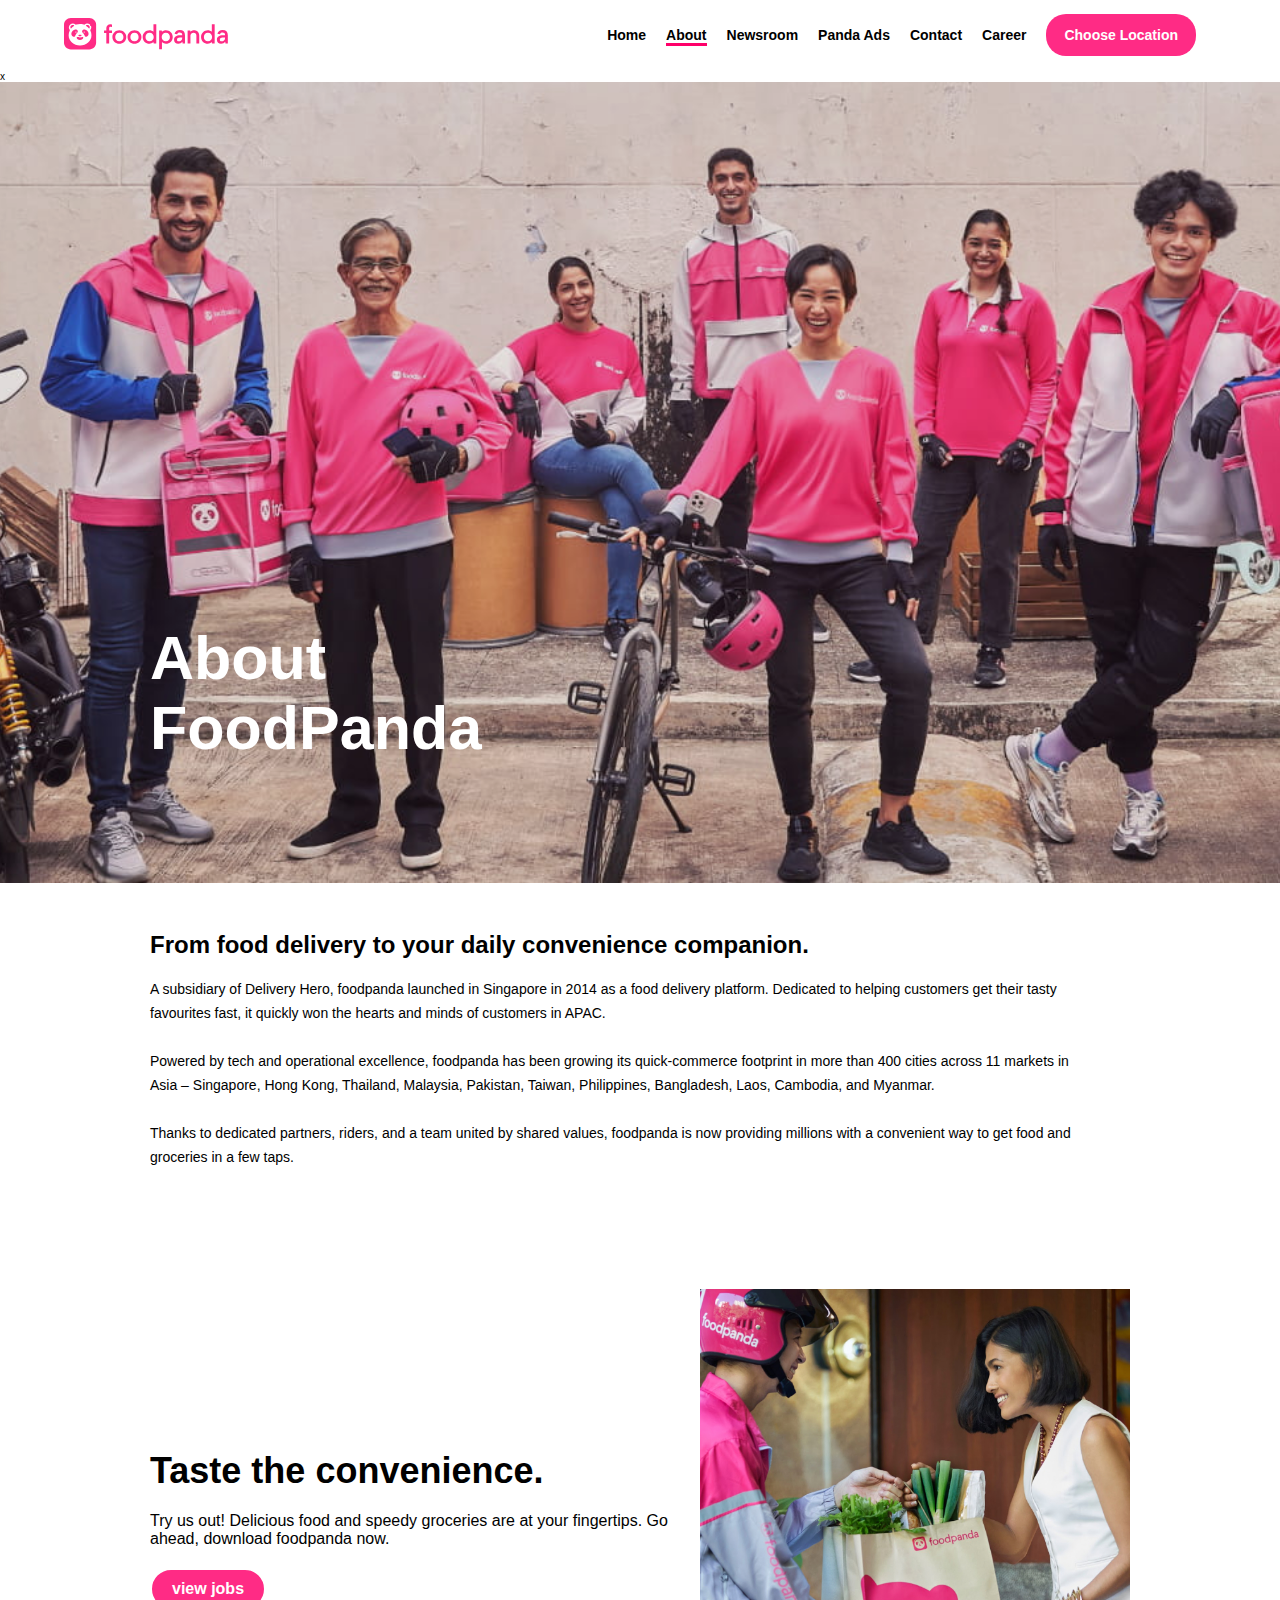
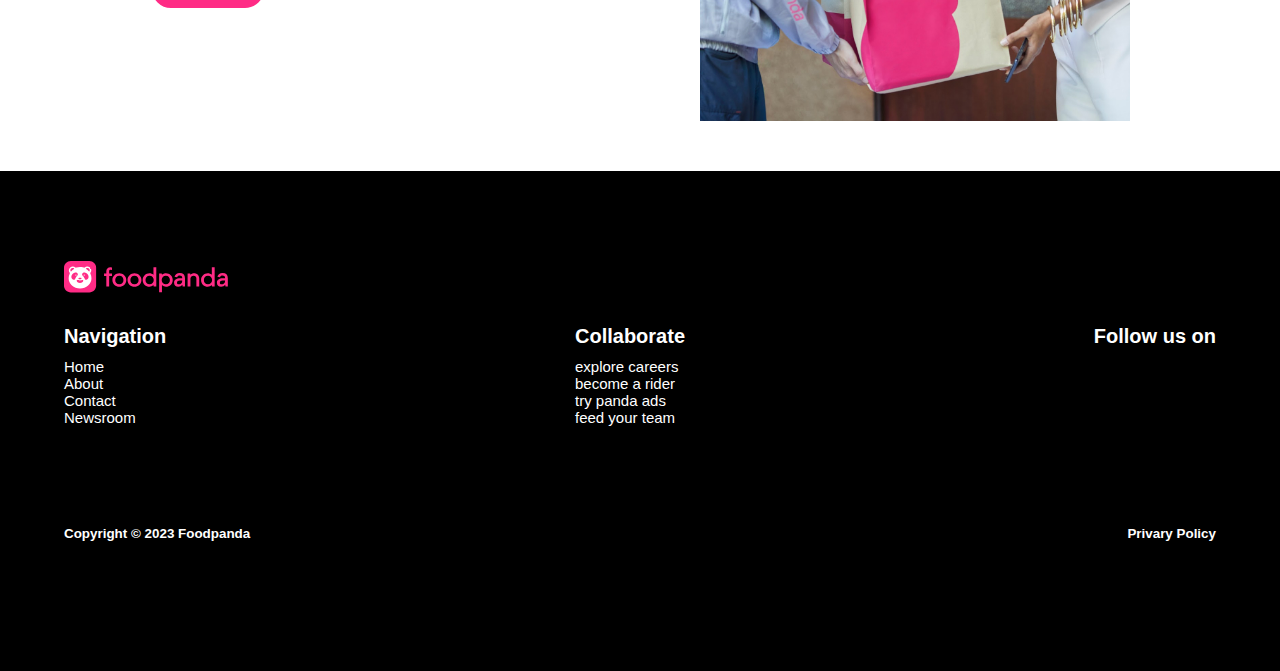
<file: about.html>
<!DOCTYPE html>
<html lang="en">

<head>
    <meta charset="UTF-8">
    <meta name="viewport" content="width=device-width, initial-scale=1.0">
    <link rel="stylesheet" href="https://cdnjs.cloudflare.com/ajax/libs/font-awesome/6.4.0/css/all.min.css"
        integrity="sha512-iecdLmaskl7CVkqkXNQ/ZH/XLlvWZOJyj7Yy7tcenmpD1ypASozpmT/E0iPtmFIB46ZmdtAc9eNBvH0H/ZpiBw=="
        crossorigin="anonymous" referrerpolicy="no-referrer" />
    <link rel="stylesheet" href="about.css">
    <title>FoodPanda</title>
</head>

<body>
    <!-- navbar start -->
    <header>
        <div class="container">
            <nav class="navbar">
                <div class="logo">
                    <img src="./assets/img/foodpanda_logo_2023.svg" alt="">
                </div>
                <ul class="ulnav">
                    <li><a href="./index.html">Home</a></li>
                    <li><a class="active" href="./about.html">About</a></li>
                    <li><a href="#">Newsroom</a></li>
                    <li><a href="#">Panda Ads</a></li>
                    <li><a href="./contactus.html">Contact</a></li>
                    <li><a href="#">Career</a></li>
                    <li><a class="btn" href="#">Choose Location</a></li>
                    <li><i class="fa-solid fa-magnifying-glass" style="color: #000000;"></i></li>
                </ul>
            </nav>
        </div>
    </header>
x    <main id="sections">

        <section id="sec-01">
            <div class="picture-container">
                <div class="bgpicture"></div>
                <div class="picture-text">
                    <h3>About<br />FoodPanda</h3>
                </div>
            </div>
        </section>
        <section id="sec-02">
            <div class="textcontainer">
                <p class="heading">From food delivery to your daily convenience companion.</p>
                <p class="paragraph">A subsidiary of Delivery Hero, foodpanda launched in Singapore in 2014 as a
                    food delivery platform. Dedicated to helping customers get their tasty favourites fast, it
                    quickly won the hearts and minds of customers in APAC.
                    <br /><br />
                    Powered by tech and operational excellence, foodpanda has been growing its quick-commerce
                    footprint in more than 400 cities across 11 markets in Asia – Singapore, Hong Kong, Thailand,
                    Malaysia, Pakistan, Taiwan, Philippines, Bangladesh, Laos, Cambodia, and Myanmar.
                    <br /> <br />
                    Thanks to dedicated partners, riders, and a team united by shared values, foodpanda is now
                    providing millions with a convenient way to get food and groceries in a few taps.
                </p>
            </div>
        </section>

        <section id="sec-03">
            <div class=picturecontent>

                <div class="content">
                    <h3>Taste the convenience.</h3>
                    <p>Try us out! Delicious food and speedy groceries are at your fingertips. Go ahead, download
                        foodpanda now.</p>
                    <div class="texticon">
                        <button class="learnmore"><a href="#">view jobs </a></button>

                    </div>
                </div>
                <div class="picture"></div>
            </div>
        </section>

    </main>
    <footer>
        <div class="footer">
            <div class="img">
                <img src="./assets/img/foodpanda_logo_2023.svg" alt="">
            </div>
            <div class="footersec">
                <div class="navigation foot1">
                    <h1>Navigation</h1>
                    <div class="foot">
                        <a href="#">Home</a>
                        <a href="#">About</a>
                        <a href="#">Contact</a>
                        <a href="#">Newsroom</a>
                    </div>
                </div>
                <div class="collaborate foot2">
                    <h1>Collaborate</h1>
                    <div class="foot">
                        <a href="#">explore careers</a>
                        <a href="#">become a rider</a>
                        <a href="#">try panda ads</a>
                        <a href="#">feed your team</a>
                    </div>
                </div>
                <div class="followuson">
                    <h1>Follow us on</h1>
                    <div class="foot3"><a href="#"><i class="fa-brands fa-linkedin-in" style="color: #ffffff;"></i></a>
                        <a href="#"><a href="#"><i class="fa-brands fa-twitter" style="color: #ffffff;"></i></a>
                            <a href="#"><a href="#"><i class="fa-brands fa-instagram" style="color: #ffffff;"></i></a>
                    </div>
                </div>
            </div>
            <div class="lastfour">
                <h6>Copyright &#169; 2023 Foodpanda</h6>
                <h6>Privary Policy</h6>
            </div>
        </div>
    </footer>
</body>

</html>
</file>
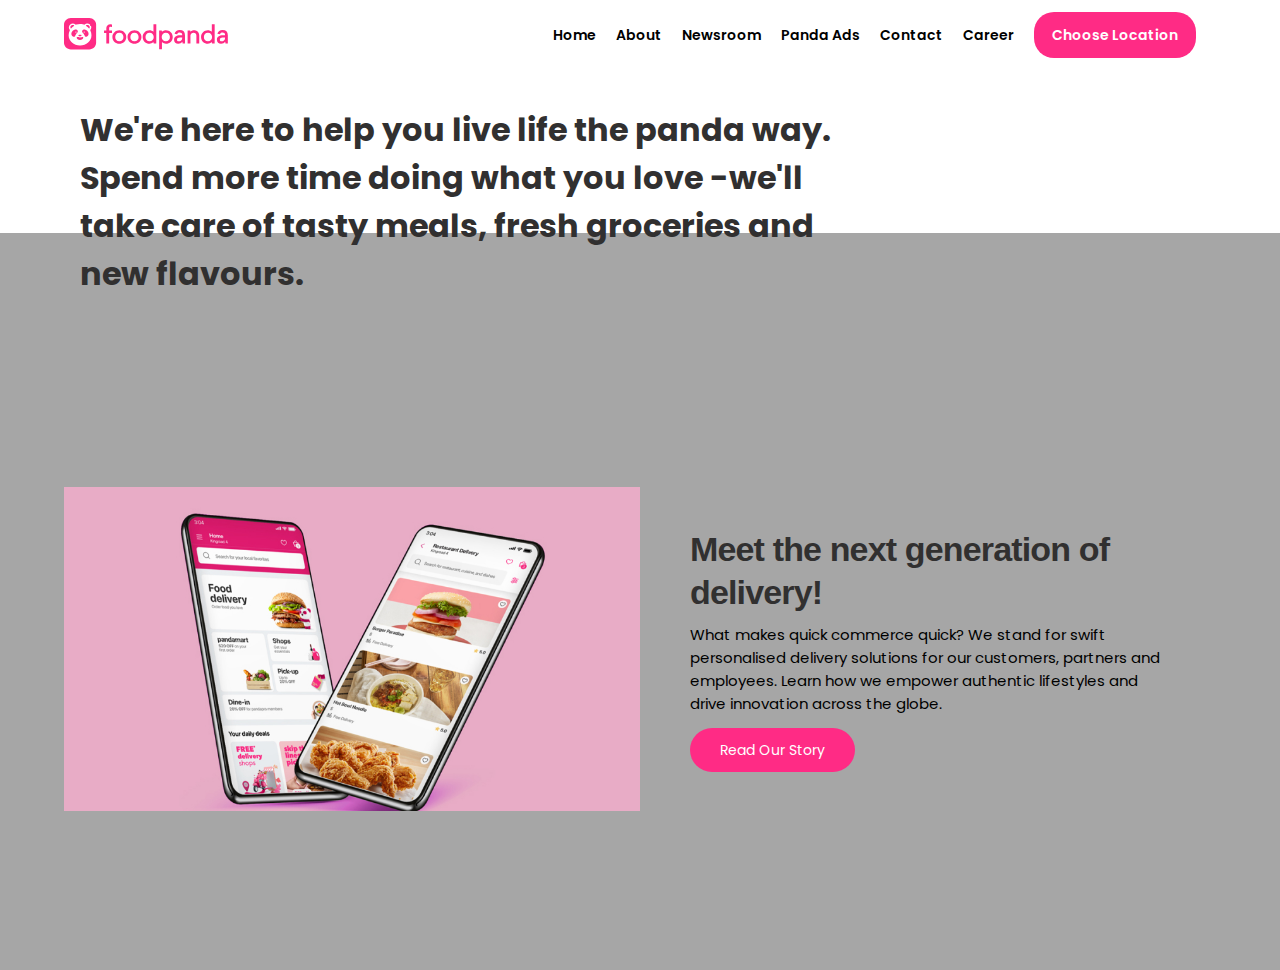
<file: contactUs.html>
<!DOCTYPE html>
<html lang="en">
<head>
    <meta charset="UTF-8">
    <meta name="viewport" content="width=device-width, initial-scale=1.0">
    <link rel="stylesheet" href="style.css">
    <title>Contact us</title>
</head>
<body>
     <!-- navbar start -->
     <header>
        <div class="container">
            <nav class="navbar">
                <div class="logo">
                    <img src="./assets/img/foodpanda_logo_2023.svg" alt="">
                </div>
                <ul class="ulnav">
                    <li><a href="#">Home</a></li>
                    <li><a href="#">About</a></li>
                    <li><a href="#">Newsroom</a></li>
                    <li><a href="#">Panda Ads</a></li>
                    <li><a href="#">Contact</a></li>
                    <li><a href="#">Career</a></li>
                    <li><a class="btn" href="#">Choose Location</a></li>
                    <li><i class="fa-solid fa-magnifying-glass" style="color: #000000;"></i></li>
                </ul>
            </nav>
        </div>
    </header>
    <!-- navbar end -->
    <!-- bg video start -->
    <div class="backgroundoverlay"></div>
    <div class="videohead">
        <!-- <div class="over"></div> -->
        <div class="video">
            <video class="headervideo" muted autoplay loop>
                <source src="./assets/img/fp-contact-1.jpeg" type="video/mp4">
            </video>
        </div>
    </div>
    <div class="videooverlay">
        <div class="overlaytext">
            <h1>food and groceries in a tap</h1>
        </div>
        <div class="white"></div>
    </div>
    <!-- bg video end -->
    <!-- main start -->
    <main>
        <div class="maintext">
            <h1>We're here to help you live life the panda way. Spend more time doing what you love -we'll take care
                of tasty meals, fresh groceries and new flavours.</h1>
        </div>
        <!-- sectionone -->
        <div class="container">
            <div class="sectionone">
                <div class="one">
                    <img src="./assets/img/fp-home.jpg" alt="">
                </div>
                <div class="one">
                    <div class="text">
                        <h1>Meet the next generation of delivery!</h1>
                        <p>What makes quick commerce quick? We stand for swift personalised delivery solutions for our
                            customers, partners and employees. Learn how we empower authentic lifestyles and drive
                            innovation
                            across the globe.</p>
                        <a class="btn" href="#">Read Our Story</a>
                    </div>
                </div>
            </div>
</body>
</html>
</file>
<file: about.css>
* {
    margin: 0;
    padding: 0;
    box-sizing: border-box;
}

html {
    font-size: 62.5%;
    /* 1rem= 10px */
}



body {
    font-family: 'Noto Sans', sans-serif;

    overflow-x: hidden;
}
header{
    background-color: white;
    width: 100vw;
    position: sticky;
    top: 0rem;
    z-index: 3;
}
.navbar {
    display: flex;
    align-items: center;
    justify-content: space-between;
    line-height: 4.8rem;
    background-color: white;
    
}

.logo {
    margin-top: 1.8rem;
}

.active{
    border-bottom: 3px solid var(--color-secondary-hover);
    transition: all 0.5s ease;
}
.active:hover{
    border-bottom: 3px solid var(--color-secondary-hover);

}
.navbar ul {
    display: flex;
}

.navbar ul li {
    justify-content: space-around;
    margin-right: 2rem;
}

.navbar ul li:last-child {
    margin-right: 0;
}

.navbar ul li a {
    font-size: 1.4rem;
    font-weight: 600;
}

.btn {
    padding: 1.3rem 1.8rem;
    background-color: var(--color-secondary);
    border-radius: 2rem;
    color: var(--color-primary);
    transition: all 0.5s ease;
}
.btn:hover{
    background-color: var(--color-secondary-hover);    
}

.navbar ul li i {
    font-size: 2rem;
    margin-right: 0;
}


:root {
    --color-primary: #ff2b85;
    --color-secondary: #ffffff;
    --color-text: #000000;
    --body-text: #343b46;
}

a {
    text-decoration: none;
    color: var(--body-text);
}



.container {
    width: 110rem;
    margin: 0 auto;
}

#navbar .items ul {
    display: flex;


    width: max-content;
}

#navbar .items ul li {
    list-style: none;
    margin: 0 1rem;
    font-weight: 700;
    font-size: 1.4rem;
    line-height: 6.4rem;
    

}


#navbar .items ul li button {
    border: none;
    background-color: var(--color-primary);
    color: var(--color-secondary);
    padding: 1.2rem 2rem;
    border-radius: 2.5rem;
    font-weight: 600;
    line-height: 1.6rem;
    font-family: inherit;


}

#navbar .items ul li i {
    font-size: 1.6rem;
    line-height: 2.4rem;
}
/* crack */
@import url('https://fonts.googleapis.com/css2?family=Poppins:ital,wght@0,100;0,200;0,300;0,400;0,500;0,600;0,700;0,800;0,900;1,100;1,200;1,300;1,400;1,500;1,600;1,700;1,800;1,900&display=swap');

* {
    margin: 0%;
    padding: 0%;
    box-sizing: border-box;
    font-family: 'Poppins', sans-serif;
}

html {
    font-size : 62.5%;
}

:root {
    --color-primary: white;
    --color-secondary: #FF2B85;
    --color-secondary-hover: #ff006a;
    --color-text: #313030;
}

li {
    list-style-type: none;
}

a {
    text-decoration: none;
    color: black;
}

.container {
    width: 90vw;
    margin: 0 auto;
}
header{
    background-color: white;
    width: 100vw;
    position: sticky;
    top: 0rem;
    z-index: 3;
}
.navbar {
    display: flex;
    align-items: center;
    justify-content: space-between;
    line-height: 4.8rem;
    background-color: white;
    
}

.logo {
    margin-top: 1.8rem;
}

.active{
    border-bottom: 3px solid var(--color-secondary-hover);
    transition: all 0.5s ease;
}
.active:hover{
    border-bottom: 3px solid var(--color-secondary-hover);

}
.navbar ul {
    display: flex;
}

.navbar ul li {
    justify-content: space-around;
    margin-right: 2rem;
}

.navbar ul li:last-child {
    margin-right: 0;
}

.navbar ul li a {
    font-size: 1.4rem;
    font-weight: 600;
}

.btn {
    padding: 1.3rem 1.8rem;
    background-color: var(--color-secondary);
    border-radius: 2rem;
    color: var(--color-primary);
    transition: all 0.5s ease;
}
.btn:hover{
    background-color: var(--color-secondary-hover);    
}

.navbar ul li i {
    font-size: 2rem;
    margin-right: 0;
}
.picture-container {
    position: relative;
    max-width: 100vw;
    height: 89vh;
}

.picture-container .bgpicture{
    background: url(./assets/img/about-foodpanda.jpeg) no-repeat center center/cover;
    width: 100vw;
    height: 89vh;
    
}


.picture-container .bgpicture::before {
    position: absolute;
    content: "";
    width: 100vw;
    height: 89vh;
    
    background: rgba(35, 31, 32, 0.1);
    z-index: 1;
    
    
}

.picture-text {
    position: absolute;
    bottom: 12rem;
    left: 15rem;
    z-index: 2;
    overflow-x: auto;
}

.picture-text h3 {
    color: #ffffff;
    font-size: 6.1rem;
    font-weight: 600;

}

#sec-02 .textcontainer {
    width: 93rem;
    margin: 5rem 15rem;

}

#sec-02 .textcontainer .heading {

    font-weight: 700;
    font-size: 2.4rem;
    line-height: 2.4rem;
}

#sec-02 .textcontainer .paragraph {


    font-weight: 400;
    font-size: 1.4rem;
    line-height: 2.4rem;
    margin-top: 2rem;
}

#sec-03 .picturecontent {
    display: flex;
    max-height: 48vh;

    align-items: center;
    justify-content: center;
    margin: 12rem 15rem 0 15rem;


}

#sec-03 .picture {
    flex: 1;
    background: url(../assets/img/foodpanda-home-2.jpg) no-repeat center center/cover;
    width: 38vw;
    height: 48vh;

}

#sec-03 .content {
    flex: 0.88;


}

#sec-03 .content h3 {
    font-size: 3.6rem;
    font-weight: 600;
    margin: 5rem 0 2rem 0;
    width: 55rem;
}

#sec-03 .content p {
    font-size: 1.6rem;
    font-weight: 400;
    margin: 2rem 0;
    width: 55rem;
}

#sec-03 .content .texticon button {

    font-size: 1.6rem;
    color: var(--color-primary);
    
    background-color: var(--color-secondary);
    font-family: inherit;
    font-weight: 600;
    border-radius: 17rem;
    padding: 1rem 2rem;
    border: 0.2rem solid var(--color-primary);
    

}
#sec-03 .content .texticon button a {

    
    color: var(--color-primary);

    
    

}

footer{
    height: 50rem;
    background-color: black;
    margin-top: 5rem;
    color: white;
    padding-top: 9rem;
}
.footer{
    width: 90%;
    margin: 0 auto;
}
.footersec{
    margin-top: 3rem;
    display: flex;
    justify-content: space-between;
}

.foot{
    margin-top: 1rem;
    
    display: flex;
    flex-direction: column;
}
.foot3{
    display: flex;
    margin-top: 1.5rem;
}
.foot3 a i{
    font-size: 3rem;
    margin-right: 2rem;
    
}
.foot a{
    color: var(--color-primary);
    font-size: 15px;
}
.lastfour{
    display: flex;
    justify-content: space-between;
    font-size: 2rem;
    margin-top: 10rem;
    color: var(--color-primary);
}
</file>
<file: style.css>
@import url('https://fonts.googleapis.com/css2?family=Poppins:ital,wght@0,100;0,200;0,300;0,400;0,500;0,600;0,700;0,800;0,900;1,100;1,200;1,300;1,400;1,500;1,600;1,700;1,800;1,900&display=swap');

* {
    margin: 0%;
    padding: 0%;
    box-sizing: border-box;
    font-family: 'Poppins', sans-serif;
}

html {
    font-size : 62.5%;
}

:root {
    --color-primary: white;
    --color-secondary: #FF2B85;
    --color-secondary-hover: #ff006a;
    --color-text: #313030;
}

li {
    list-style-type: none;
}

a {
    text-decoration: none;
    color: black;
}

.container {
    width: 90vw;
    margin: 0 auto;
}
header{
    background-color: white;
    width: 100vw;
    position: sticky;
    top: 0rem;
    z-index: 3;
}
.navbar {
    display: flex;
    align-items: center;
    justify-content: space-between;
    line-height: 4.8rem;
    background-color: white;
    
}

.logo {
    margin-top: 1.8rem;
}

.active{
    border-bottom: 3px solid var(--color-secondary-hover);
    transition: all 0.5s ease;
}
.active:hover{
    border-bottom: 3px solid var(--color-secondary-hover);

}
.navbar ul {
    display: flex;
}

.navbar ul li {
    justify-content: space-around;
    margin-right: 2rem;
}

.navbar ul li:last-child {
    margin-right: 0;
}

.navbar ul li a {
    font-size: 1.4rem;
    font-weight: 600;
}

.btn {
    padding: 1.3rem 1.8rem;
    background-color: var(--color-secondary);
    border-radius: 2rem;
    color: var(--color-primary);
    transition: all 0.5s ease;
}
.btn:hover{
    background-color: var(--color-secondary-hover);    
}

.navbar ul li i {
    font-size: 2rem;
    margin-right: 0;
}
/* navbar end */
.videohead video {
    position: relative;
    z-index: -2;
    width: 100%;
    height: 100%;
}
.backgroundoverlay{
    top: 7rem;
    z-index: -1;
    width: 100%;
    height: 100%;
    position: absolute;
    background-color: rgba(0, 0, 0, 0.35);
    overflow: hidden;
}
.videooverlay {
    display: inline-block;
    width: 100%;
    height: 0rem;
    position: relative;
    z-index: 1;
}
.videooverlay .white {
    z-index: -1;
    position: absolute;
    top: -29.3rem;
    background-color: white;
    width: 100%;
    height: 30rem;
}

.videooverlay .overlaytext h1{
    position: relative;
    top: -42rem;
    left: 8.5rem;
    color: white;
    font-size: 5rem;
    font-weight: 400;
    display: inline;
}
/* main start */
.maintext{
    position: relative;
    top: -18rem;
    left: 8rem;
    z-index: 1;
    color: var(--color-text);
    width: 60%;
    font-size: 1.6rem;
    font-weight: 100;
    font-weight: 400;
}
/* sections start */
.sectionone{
    display: flex;
    width: 100%;
    margin-top: 0rem;
    /* justify-content: space-between; */
    flex-wrap: nowrap;
    align-items: center;
    overflow: auto;
    /* align-content: spac; */
}
.sectiontwo{
    display: flex;
    width: 100%;
    margin-top: 10rem;
    flex-wrap: nowrap;
    align-items: center;
}
.one{
    width: 50%;
}
.one img{
    width: 100%;
}
.one .text h1{
    font-family: SemiBold, sans-serif;
    font-size: 3.4rem;
    line-height: 1.25;
    letter-spacing: -0.025em;
    color: var(--color-text);
}
.one .text p{
    font-size: 1.5rem;
    margin: 1rem 0;
}
.one .text{
    padding: 5rem;
}
.one .text a{
    font-size: 1.4rem;
    padding: 1.2rem 3rem;
    border-radius: 3rem;
    line-height: 5rem;    
    transition: all 0.5s ease;
}
.one .text a:hover{
    background-color: var(--color-secondary-hover);    
}
.sectiontwo .one .text img{
    width: 20%;
    height: 3.5rem;
}
.sectionthree{
    display: flex;
    width: 100%;
    margin-top: 10rem;
    flex-wrap: nowrap;
    align-items: center;
    overflow: auto;
}
/* sections end */
.headingcards{
    display: flex;
    flex-wrap: wrap;
    flex-direction: column;
    align-items: center;
    margin-top: 5rem;
    color: var(--color-text);
}
.headingcards h1{
    font-size: 3.4rem;
}
.headingcards p{
    font-size: 1.5rem;
}
/* cards */
.cards{
    display: flex;
    gap: 4rem;
    flex-flow: row nowrap;
    
    overflow-x: hidden; /* Enable horizontal scrolling */
    
}
.card {
    
    position: relative;
    background: url(../assets/images/APAC-foodpanda-partner-summit-PR.png) no-repeat center center/cover;
    width: 37rem;
    height:55rem;
    border-radius: 1rem;
    min-width: 37rem;
    scroll-behavior: smooth;
    
}
.card::before{
    position: absolute;
    content: "";
    width: 37rem;
    height: 55rem;
    background-color: rgb(35, 31, 32, 0.4);
    z-index: 1;
    border-radius: 1rem;
    min-width: 37rem;
}

.carditems, .cardheading{
    position: absolute;
    z-index: 2;
    margin-left: 0.5rem;
    
}
.card .carditems ul{
    display: flex;
}
.card .carditems ul li{
    margin: 3rem 1rem;

}
.card .carditems ul li a{
    color:var(--color-secondary);
    font-size: 1.4rem;
    font-weight: 700;
}
.card .cardheading{
color:var(--color-secondary);
font-size: 2.4rem;
    font-weight: 700;
    bottom: 2rem;
    width: 37rem
}
/* fifth cards sections Css Ends */
/* footer */
footer{
    height: 50rem;
    background-color: black;
    margin-top: 5rem;
    color: white;
    padding-top: 9rem;
}
.footer{
    width: 90%;
    margin: 0 auto;
}
.footersec{
    margin-top: 3rem;
    display: flex;
    justify-content: space-between;
}

.foot{
    margin-top: 1rem;
    
    display: flex;
    flex-direction: column;
}
.foot3{
    display: flex;
    margin-top: 1.5rem;
}
.foot3 a i{
    font-size: 3rem;
    margin-right: 2rem;
    
}
.foot a{
    color: var(--color-primary);
    font-size: 15px;
}
.lastfour{
    display: flex;
    justify-content: space-between;
    font-size: 2rem;
    margin-top: 10rem;
    color: var(--color-primary);
}
/* contact us page start */
.inp{
    padding: 2rem;
    border-radius: 2rem;
    border: 1px solid black;
    width: 30%;
    margin-right: 3rem;
    font-size: 1.5rem;
}
.textarea{
    display: block;
    padding: 2rem;
    font-size: 1.5rem;
    border-radius: 2rem;
    border: 1px solid black;
    width: 63%;
    margin-top: 5rem;
}
.submit{
    margin-top: 2rem;
    width: 15%;
    padding: 1rem;
    border-radius: 2rem;
    border: 1px solid black;
}
</file>
